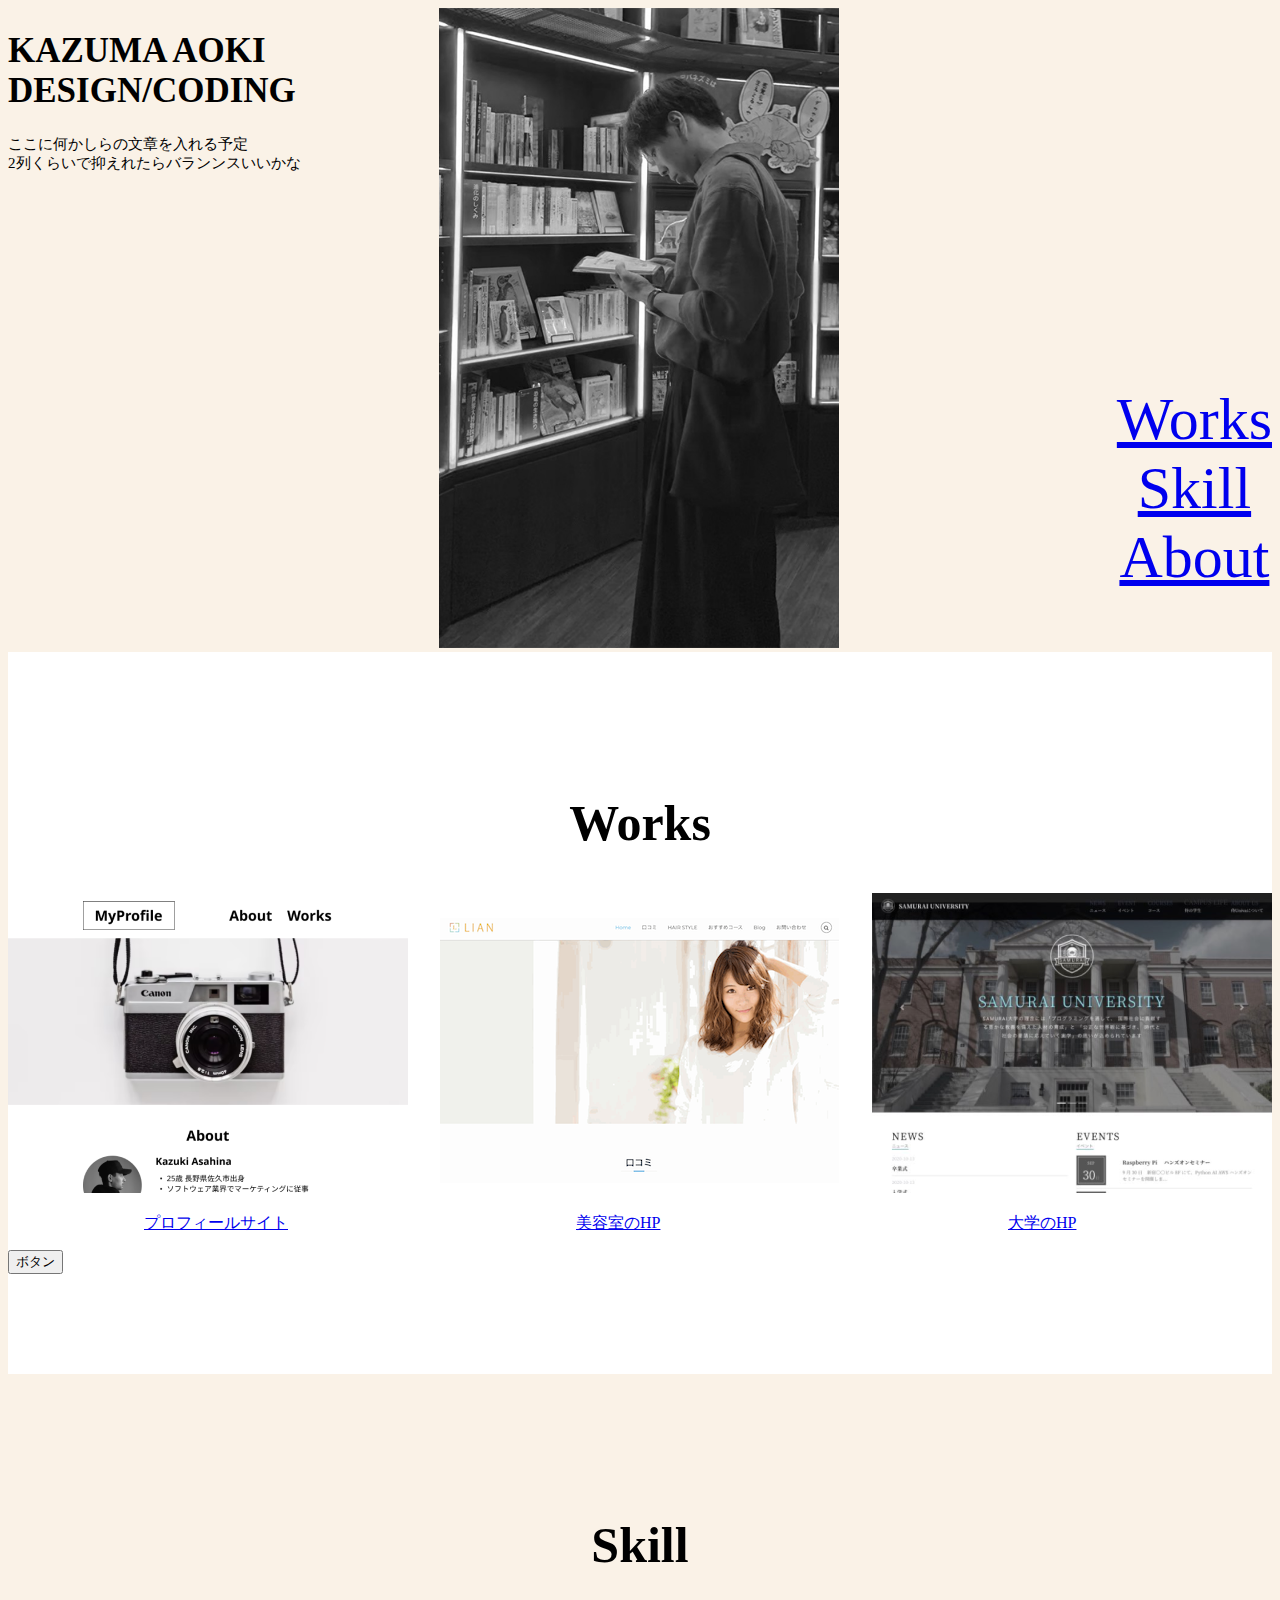
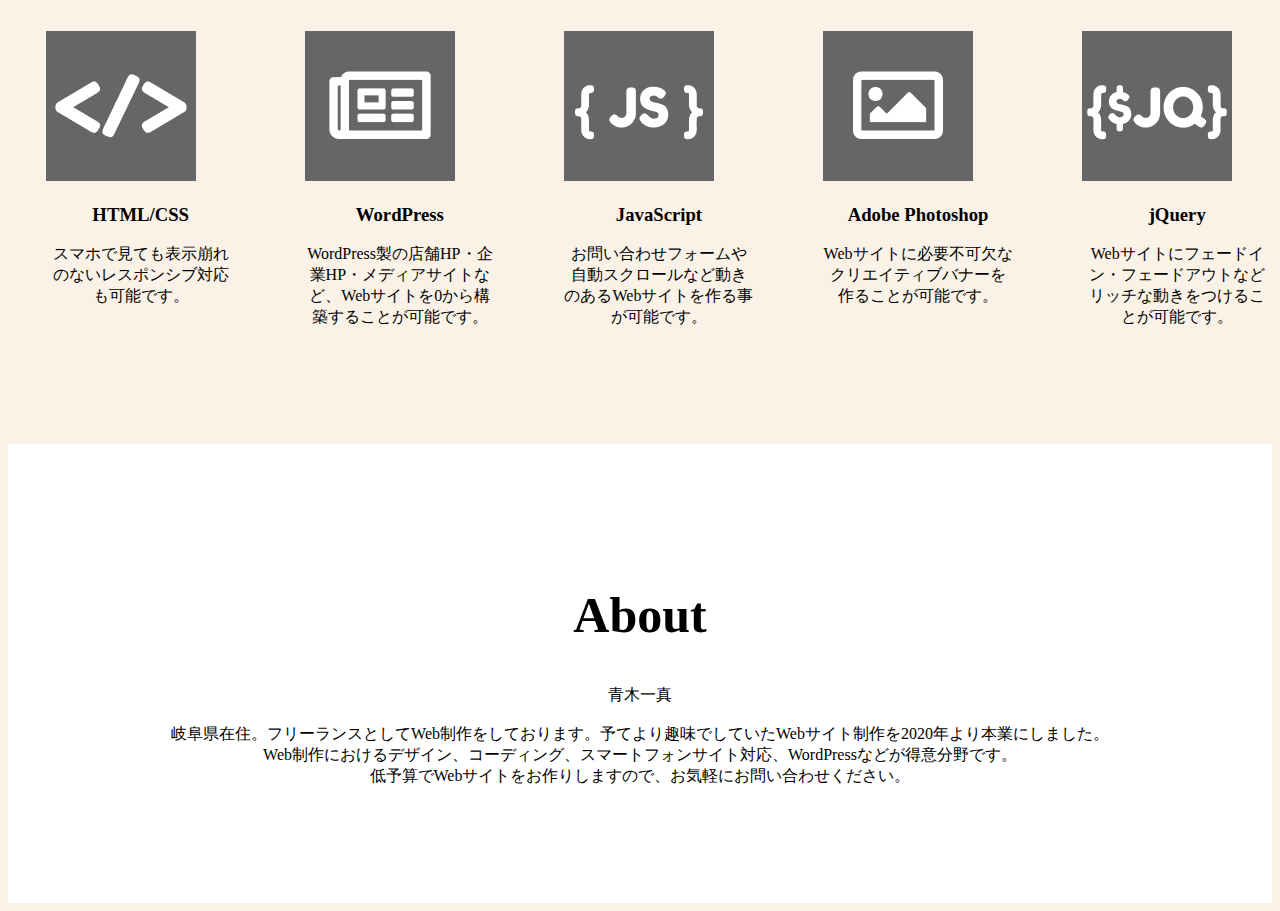
<file: kazuma_port/index.html>
<!DOCTYPE html>
<html lang="ja">
<head>
  <meta charset="UTF-8">
  <meta name="viewport" content="width=device-width, initial-scale=1.0">
  <title>Kazuma Aoki</title>
  <link rel="stylesheet" href="css/style.css">
</head>


<body id="body">
  <!-----------------
     ここからヘッダー 
  ------------------->
  <header>
    <!-- top画面のレイアウト -->
      <div id="top-container">

      <!-- BOX1  -->
      <!-- プロフィール -->
        <div id="head-box1">
          <h1 id="main-header">
            KAZUMA AOKI 
            <br>
            DESIGN/CODING
          </h1>
        <!-- 経歴・文章などなど -->
          <div id="sub-header">
            ここに何かしらの文章を入れる予定<br>
            2列くらいで抑えれたらバランンスいいかな
          </div>
        </div>
      <!-- BOX1  -->

      <!-- BOX2 -->
      <div id="head-box2">
        <!-- メイン画像 -->
        <img id="main-visual" src="image/名称未設定 1.jpg" alt="メイン画像">
      </div>
      <!-- BOX2 -->

      <!-- BOX3 -->
      <!-- メニュー一覧 -->
      <div id="head-box3">
        <ul id="sub-menu"> 
          <a  href="#Works">Works</a><br>
          <a  href="#Skill">Skill</a><br>
          <a  href="#About">About</a>
        </ul>
      </div>
      <!-- BOX3 -->

      </div>
      <!-- top画面のレイアウト -->

  </header>

    <!---- BOX1  ---->
  <!-- ここまでヘッダー -->



  <!-----------------
     ここからメイン 
  ------------------->
  <main>
    <!-- Works -->
     <section id="Works">
      <h2 id="category">Works</h2>
        <div id="category-list">
              <div class="category-work">
                <a href="works-2.html">
                  <img src="image/プロフィールサイト.png" alt="">
                  <p class="explanaton">プロフィールサイト</p>
                </a>
              </div>

              <div class="category-work">
                <a href="works-3.html">
                  <img src="image/美容室のHP.png" alt="">
                  <p class="explanaton">美容室のHP</p>
                </a>
              </div>

              <div class="category-work">
               <a href="works-6.html">
                  <img src="image/大学のHP.png" alt="">
                  <p class="explanaton">大学のHP</p>
               </a>
            </div>
        </div>

        <button class="button">ボタン</button>

  </main>
    </section>
  <!-- ここまでメイン -->

     <!-- スキル -->
    <section class="skill section" id="Skill">
      <div class="container">
        <h2 class="title">Skill</h2>
        <div class="skill-list">
          <div class="skill-item">
            <p class="skill-img"><img src="image/html.png" alt="html"></p>
            <div class="skill-body">
              <h3 class="skill-name">HTML/CSS</h3>
              <p class="skill-text">
                スマホで見ても表示崩れのないレスポンシブ対応も可能です。</p>
            </div>
          </div>
          <div class="skill-item">
            <p class="skill-img"><img src="image/wordpress.png" alt="wordpress"></p>
            <div class="skill-body">
              <h3 class="skill-name">WordPress</h3>
              <p class="skill-text">
                WordPress製の店舗HP・企業HP・メディアサイトなど、Webサイトを0から構築することが可能です。</p>
            </div>
          </div>
          <div class="skill-item">
            <p class="skill-img"><img src="image/js.png" alt="javascript"></p>
            <div class="skill-body">
              <h3 class="skill-name">JavaScript</h3>
              <p class="skill-text">
                お問い合わせフォームや自動スクロールなど動きのあるWebサイトを作る事が可能です。</p>
            </div>
          </div>
          <div class="skill-item">
            <p class="skill-img"><img src="image/photoshop.png" alt="photoshop"></p>
            <div class="skill-body">
              <h3 class="skill-name">Adobe Photoshop</h3>
              <p class="skill-text">
                Webサイトに必要不可欠なクリエイティブバナーを作ることが可能です。</p>
            </div>
          </div>
          <div class="skill-item">
            <p class="skill-img"><img src="image/jquery.png" alt="jquery"></p>
            <div class="skill-body">
              <h3 class="skill-name">jQuery</h3>
              <p class="skill-text">
                Webサイトにフェードイン・フェードアウトなどリッチな動きをつけることが可能です。</p>
            </div>
          </div>
        </div>
      </div>
    </section>
<!-- /skill -->     
     <!-- アバウト -->
      <section id="About">
        <h2 class="category">About</h2>
        <p class="about-text">
          青木一真
          <br>
          <br>
          岐阜県在住。フリーランスとしてWeb制作をしております。予てより趣味でしていたWebサイト制作を2020年より本業にしました。<br>
          Web制作におけるデザイン、コーディング、スマートフォンサイト対応、WordPressなどが得意分野です。<br>
          低予算でWebサイトをお作りしますので、お気軽にお問い合わせください。
        </p>
    </section>

  <!-----------------
     ここからフッター 
  ------------------->
  <footer>
  </footer>
  <!-- ここまでフッター -->
  <script src="https://code.jquery.com/jquery-3.6.0.min.js"></script>
  <script src="js/event.js"></script>

</body>
</html>
</file>
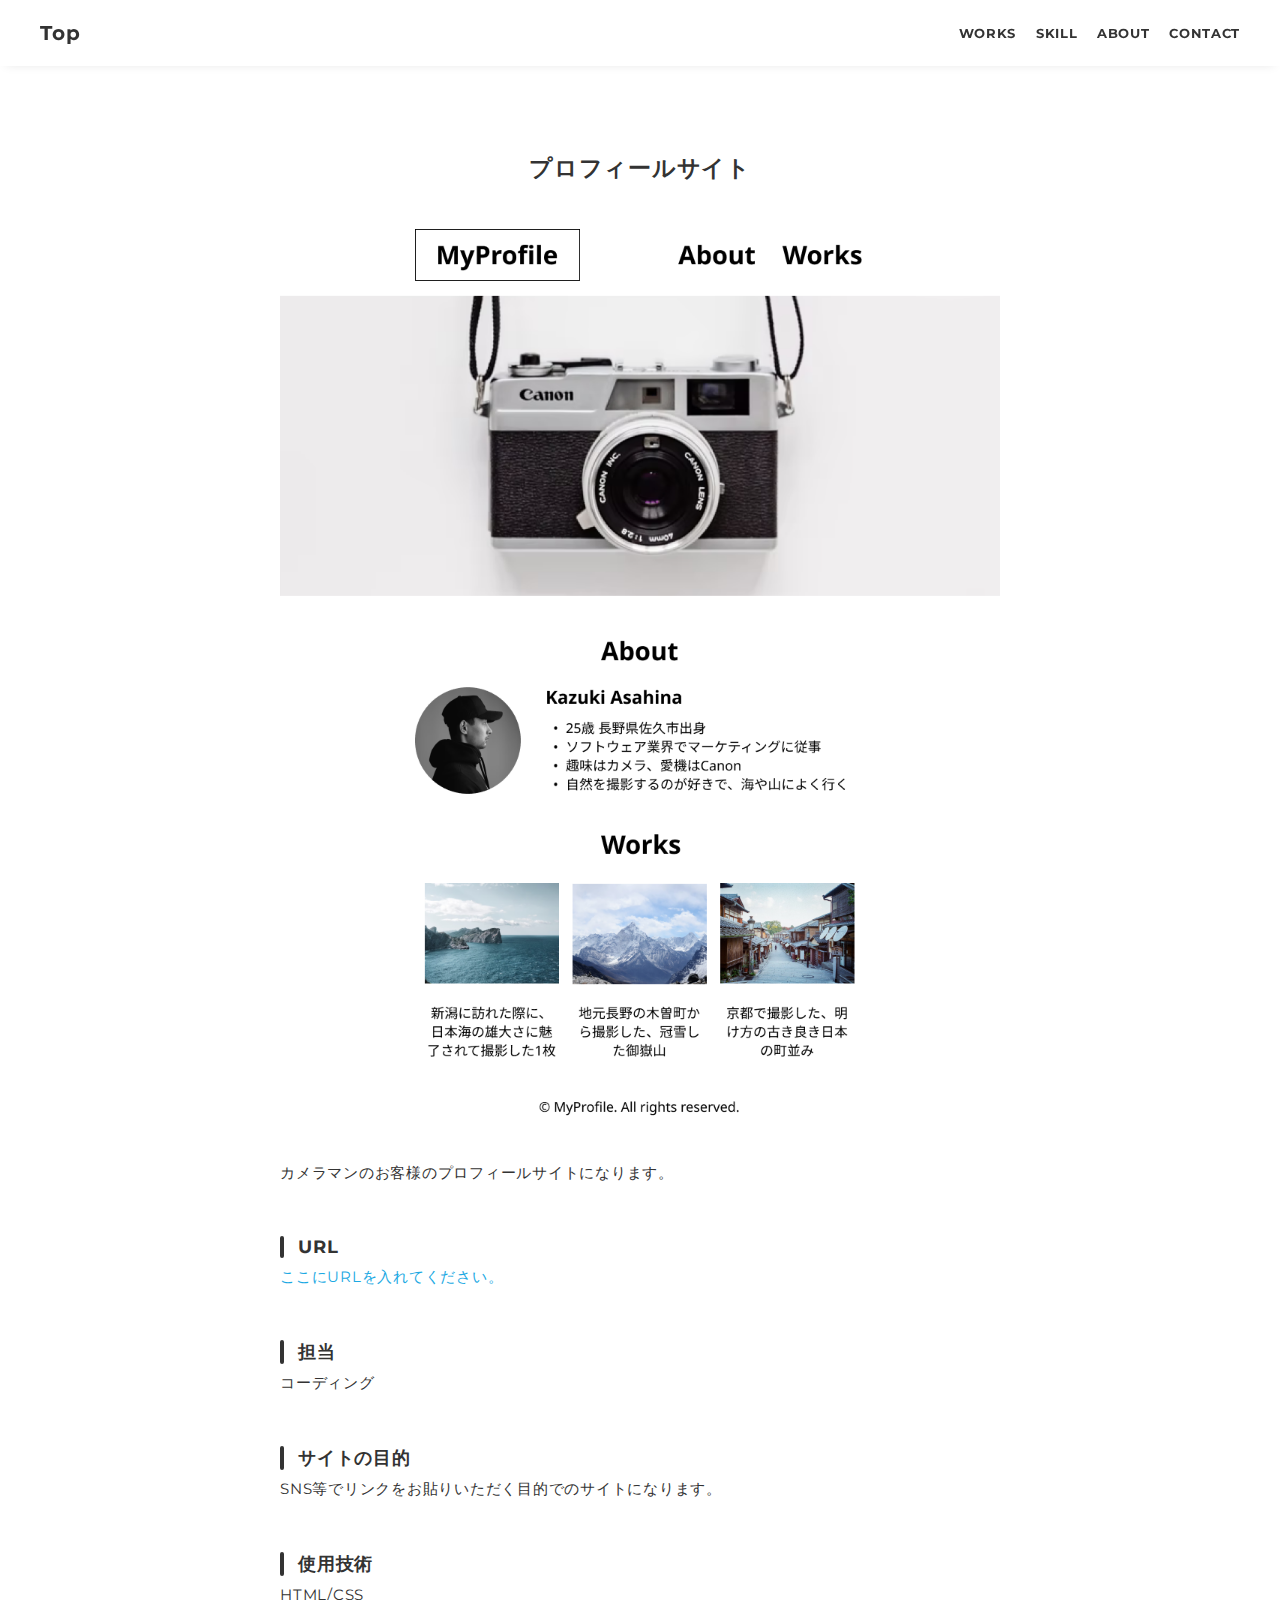
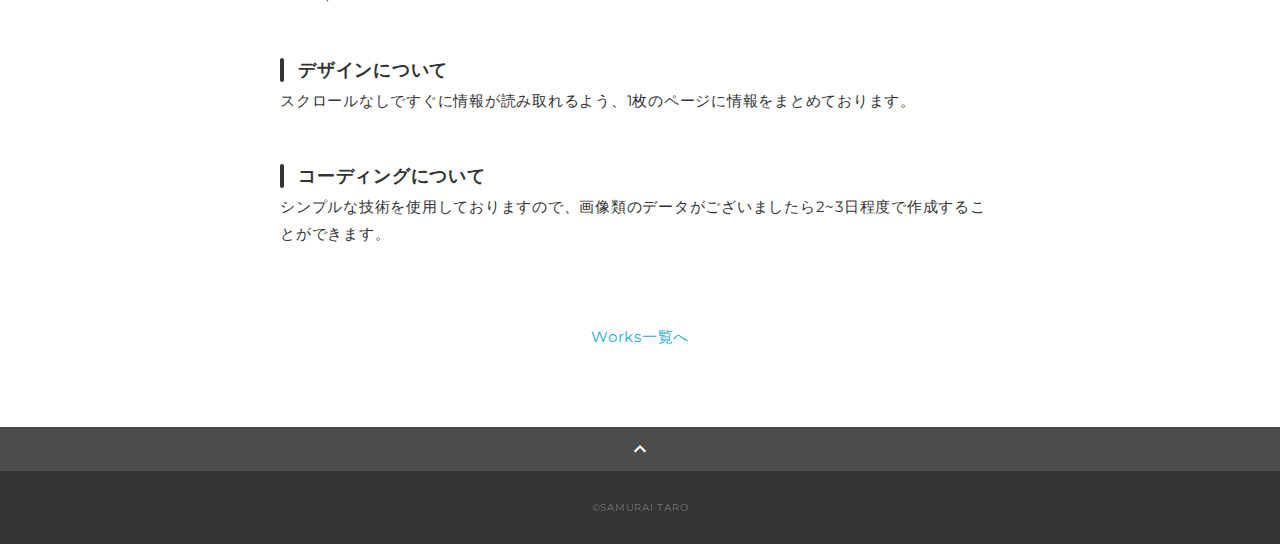
<file: aoki_portfolio/works-2.html>
<!DOCTYPE html>
<html>
<head>
  <meta charset="utf-8">
  <meta name="viewport" content="width=device-width, initial-scale=1.0, maximum-scale=1.0, minimum-scale=1.0">
  <title>SAMURAI ポートフォリオ</title>
  <link rel="preconnect" href="https://fonts.gstatic.com">
  <link href="https://fonts.googleapis.com/css2?family=Montserrat:wght@400;700&display=swap" rel="stylesheet">
  <link href="https://fonts.googleapis.com/css?family=Material+Icons+Outlined" rel="stylesheet">
  <link href="css/ress.css" media="all" rel="stylesheet" type="text/css" />
  <link href="css/style.css" media="all" rel="stylesheet" type="text/css" />
</head>

<body>
  <div class="wrapper">

    <!-- header -->
    <header class="header ">
      <div class="container">
        <h1 class="header-logo">
          <a href="index.html">Top</a>
        </h1>
        <nav class="gnav">
          <ul class="gnav-list">
            <li class="gnav-item"><a href="index.html#works">WORKS</a></li>
            <li class="gnav-item"><a href="index.html#skill">SKILL</a></li>
            <li class="gnav-item"><a href="index.html#about">ABOUT</a></li>
            <li class="gnav-item"><a href="index.html#contact">CONTACT</a></li>
          </ul>
        </nav>
      </div>
    </header>
    <!-- /header -->

    <main class="content">

      <article class="article">
        <div class="article-container">
          <h2 class="article-title">プロフィールサイト</h2>
          <div class="article-body">
            <p>
              <img src="img/works-detail/works-2_pc.png" alt="">
            </p>
            <p>
              カメラマンのお客様のプロフィールサイトになります。
            </p>
            <h3>URL</h3>
            <p><a href="" target="_blank" rel="noopener">ここにURLを入れてください。</a></p>
            <h3>担当</h3>
            <p>コーディング</p>
            <h3>サイトの目的</h3>
            <p>SNS等でリンクをお貼りいただく目的でのサイトになります。</p>
            <h3>使用技術</h3>
            <p>HTML/CSS</p>
            <h3>デザインについて</h3>
            <p>
              スクロールなしですぐに情報が読み取れるよう、1枚のページに情報をまとめております。
            </p>
            <h3>コーディングについて</h3>
            <p>
              シンプルな技術を使用しておりますので、画像類のデータがございましたら2~3日程度で作成することができます。
            </p>
          </div>
          <div class="home-link">
            <a href="index.html#works">Works一覧へ</a>
          </div>
        </div>
      </article>

      <div class="page-top" id="js-page-top">
        <span class="material-icons-outlined">expand_less</span>
      </div>
    </main>

    <!-- footer -->
    <footer class="footer">
      <div class="copyright">&copy;SAMURAI TARO</div>
    </footer>
    <!-- /footer -->

  </div>
  <script src="https://ajax.googleapis.com/ajax/libs/jquery/3.6.0/jquery.min.js"></script>
  <script type='text/javascript' src="js/script.js"></script>
</body>
</html>
</file>
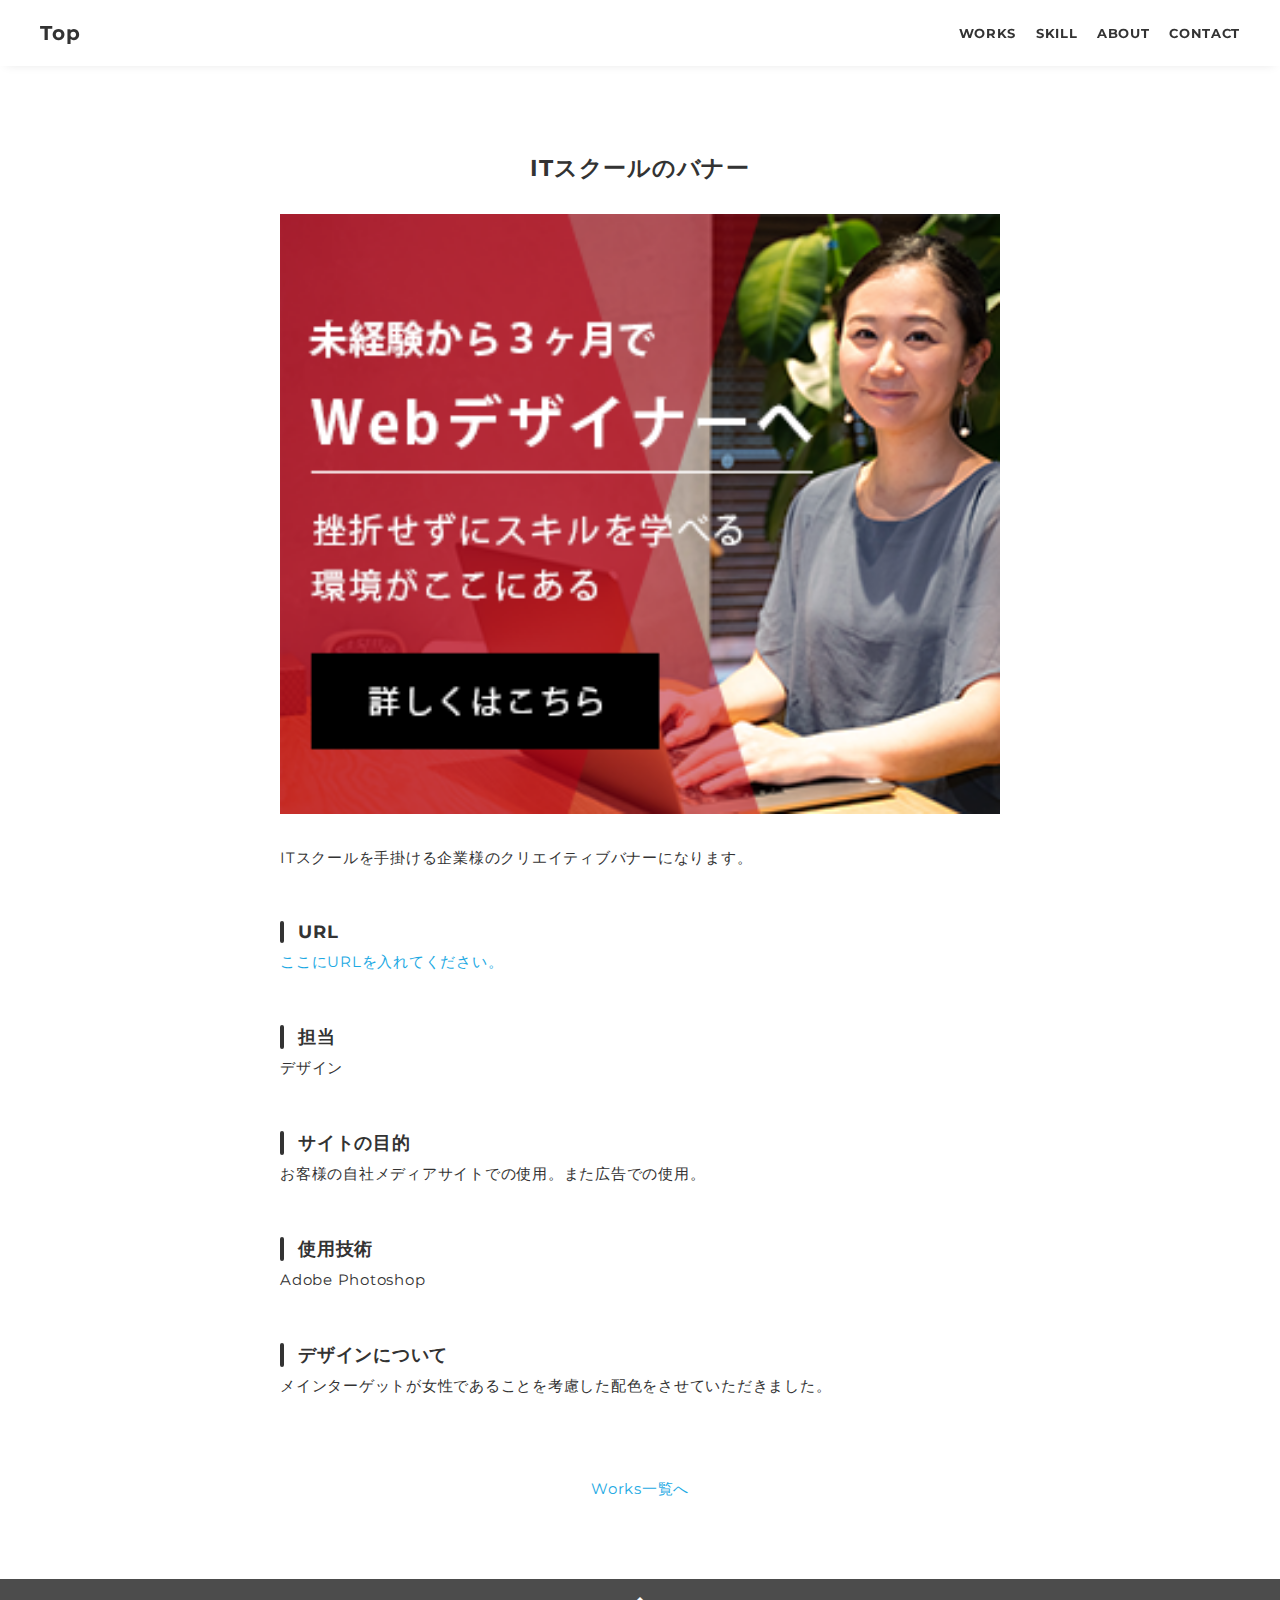
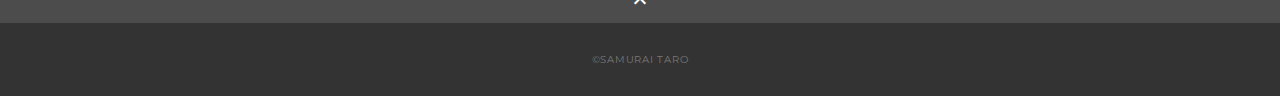
<file: aoki_portfolio/works-4.html>
<!DOCTYPE html>
<html>
<head>
  <meta charset="utf-8">
  <meta name="viewport" content="width=device-width, initial-scale=1.0, maximum-scale=1.0, minimum-scale=1.0">
  <title>SAMURAI ポートフォリオ</title>
  <link rel="preconnect" href="https://fonts.gstatic.com">
  <link href="https://fonts.googleapis.com/css2?family=Montserrat:wght@400;700&display=swap" rel="stylesheet">
  <link href="https://fonts.googleapis.com/css?family=Material+Icons+Outlined" rel="stylesheet">
  <link href="css/ress.css" media="all" rel="stylesheet" type="text/css" />
  <link href="css/style.css" media="all" rel="stylesheet" type="text/css" />
</head>

<body>
  <div class="wrapper">

    <!-- header -->
    <header class="header ">
      <div class="container">
        <h1 class="header-logo">
          <a href="index.html">Top</a>
        </h1>
        <nav class="gnav">
          <ul class="gnav-list">
            <li class="gnav-item"><a href="index.html#works">WORKS</a></li>
            <li class="gnav-item"><a href="index.html#skill">SKILL</a></li>
            <li class="gnav-item"><a href="index.html#about">ABOUT</a></li>
            <li class="gnav-item"><a href="index.html#contact">CONTACT</a></li>
          </ul>
        </nav>
      </div>
    </header>
    <!-- /header -->

    <main class="content">

      <article class="article">
        <div class="article-container">
          <h2 class="article-title">ITスクールのバナー</h2>
          <div class="article-body">
            <p style="text-align: center;">
              <img src="img/works-detail/works-4.png" alt="">
            </p>
            <p>
              ITスクールを手掛ける企業様のクリエイティブバナーになります。
            </p>
            <h3>URL</h3>
            <p><a href="" target="_blank" rel="noopener">ここにURLを入れてください。</a></p>
            <h3>担当</h3>
            <p>デザイン</p>
            <h3>サイトの目的</h3>
            <p>お客様の自社メディアサイトでの使用。また広告での使用。</p>
            <h3>使用技術</h3>
            <p>Adobe Photoshop</p>
            <h3>デザインについて</h3>
            <p>
              メインターゲットが女性であることを考慮した配色をさせていただきました。
            </p>
          </div>
          <div class="home-link">
            <a href="index.html#works">Works一覧へ</a>
          </div>
        </div>
      </article>

      <div class="page-top" id="js-page-top">
        <span class="material-icons-outlined">expand_less</span>
      </div>
    </main>

    <!-- footer -->
    <footer class="footer">
      <div class="copyright">&copy;SAMURAI TARO</div>
    </footer>
    <!-- /footer -->

  </div>
  <script src="https://ajax.googleapis.com/ajax/libs/jquery/3.6.0/jquery.min.js"></script>
  <script type='text/javascript' src="js/script.js"></script>
</body>
</html>
</file>
<file: kazuma_port/css/style.css>
/*ーーーーーー 全体設定 ーーーーーーーー*/
/* 背景色 */
body{
  background-color: #faf2e7;
}

/* それぞれの見出し */
h2{
  text-align: center;
  font-size: 50px;
}

/* 各セクションの上下幅 */
section{
  padding-top: 100px;
  padding-bottom: 100px;

}


/* トップページのレイアウト */

#top-container{
  display: flex;
  justify-content: space-between;
}

#head-box1{
  align-self: flex-start;
}

#head-box2{
  justify-content: center;
}

#head-box3{
  align-self: flex-end;
}

/* ーーーーーーーーここからheaderーーーーーーーーーーーー */

/* プロフィール(名前) */
#main-header{
  font-size: 35px;
}

/* プロフィール(経歴・文章) */
#sub-header{
font-size: 15px;}


/* メイン写真 */
#main-visual{
  width: 80%;
}

/* メニュー */
#sub-menu{
  font-size: 60px;
  text-align: center;
}


#head-box3 a{
  transition: .5s;
}

#head-box3 a:hover{
  background-color: #ff6f00c9;
  color: #faf2e7;
  padding-top: 10px;
}




/* ------------ここからmain ----------------------*/

/*ーーーーーー WORK ーーーーーーー */

/* 背景*/
#Works{
  background-color: rgb(255, 255, 255);
}

/* 実績リスト 写真 レイアウト*/
#category-list{
  display: flex;
  justify-content: space-between;
}

#category-list img:hover{
  width: 110%;
  
}


/* 実績リスト 写真*/
#category-list > div{
  /* justify-content: space-between; */
}

/* 実績リスト 文字 */
.explanaton{
  display: flex;
  justify-content: space-between;
  padding-left: 34%;
}

/*ーーーーーー SKILL ーーーーーーー */

.skill-list{
  display: flex;
  justify-content: space-between;

}

.skill-item{
  padding-left: 3%;
  width: 15%;
}

.skill-text , .skill-name{
  text-align: center;
  padding-right: 25;
}

/*ーーーーーー Abput ーーーーーーー */
#About{
  background-color: rgb(255, 255, 255);
}
.about-text{
  text-align: center;
}
</file>
<file: aoki_portfolio/css/ress.css>
/*!
 * ress.css • v3.0.1
 * MIT License
 * github.com/filipelinhares/ress
 */

/* # =================================================================
   # Global selectors
   # ================================================================= */

html {
  box-sizing: border-box;
  word-break: normal;
  -moz-tab-size: 4;
  tab-size: 4;

  -webkit-text-size-adjust: 100%; /* Prevent adjustments of font size after orientation changes in iOS */
}

*,
::before,
::after {
  box-sizing: inherit;
  background-repeat: no-repeat; /* Set `background-repeat: no-repeat` to all elements and pseudo elements */
}

::before,
::after {
  vertical-align: inherit;
  text-decoration: inherit; /* Inherit text-decoration and vertical align to ::before and ::after pseudo elements */
}

* {
  margin: 0;
  padding: 0; /* Reset `padding` and `margin` of all elements */
}

/* # =================================================================
   # General elements
   # ================================================================= */

hr {
  overflow: visible; /* Show the overflow in Edge and IE */
  height: 0; /* Add the correct box sizing in Firefox */
}

details,
main {
  display: block; /* Render the `main` element consistently in IE. */
}

summary {
  display: list-item; /* Add the correct display in all browsers */
}

small {
  font-size: 80%; /* Set font-size to 80% in `small` elements */
}

[hidden] {
  display: none; /* Add the correct display in IE */
}

abbr[title] {
  /* Add the correct text decoration in Chrome, Edge, IE, Opera, and Safari */
  text-decoration: underline;
  text-decoration: underline dotted;
  border-bottom: none; /* Remove the bottom border in Chrome 57 */
}

a {
  background-color: transparent; /* Remove the gray background on active links in IE 10 */
}

a:active,
a:hover {
  outline-width: 0; /* Remove the outline when hovering in all browsers */
}

code,
kbd,
pre,
samp {
  font-family: monospace, monospace; /* Specify the font family of code elements */
}

pre {
  font-size: 1em; /* Correct the odd `em` font sizing in all browsers */
}

b,
strong {
  font-weight: bolder; /* Add the correct font weight in Chrome, Edge, and Safari */
}

/* https://gist.github.com/unruthless/413930 */
sub,
sup {
  position: relative;
  font-size: 75%;
  line-height: 0;
  vertical-align: baseline;
}

sub {
  bottom: -.25em;
}

sup {
  top: -.5em;
}

/* # =================================================================
   # Forms
   # ================================================================= */

input {
  border-radius: 0;
}

/* Replace pointer cursor in disabled elements */
[disabled] {
  cursor: default;
}

[type="number"]::-webkit-container-spin-button,
[type="number"]::-webkit-outer-spin-button {
  height: auto; /* Correct the cursor style of increment and decrement buttons in Chrome */
}

[type="search"] {
  outline-offset: -2px; /* Correct the outline style in Safari */

  -webkit-appearance: textfield; /* Correct the odd appearance in Chrome and Safari */
}

[type="search"]::-webkit-search-decoration {
  -webkit-appearance: none; /* Remove the container padding in Chrome and Safari on macOS */
}

textarea {
  overflow: auto; /* Internet Explorer 11+ */
  resize: vertical; /* Specify textarea resizability */
}

button,
input,
optgroup,
select,
textarea {
  font: inherit; /* Specify font inheritance of form elements */
}

optgroup {
  font-weight: bold; /* Restore the font weight unset by the previous rule */
}

button {
  overflow: visible; /* Address `overflow` set to `hidden` in IE 8/9/10/11 */
}

button,
select {
  text-transform: none; /* Firefox 40+, Internet Explorer 11- */
}

/* Apply cursor pointer to button elements */
button,
[type="button"],
[type="reset"],
[type="submit"],
[role="button"] {
  cursor: pointer;
  color: inherit;
}

/* Remove container padding and border in Firefox 4+ */
button::-moz-focus-container,
[type="button"]::-moz-focus-container,
[type="reset"]::-moz-focus-container,
[type="submit"]::-moz-focus-container {
  padding: 0;
  border-style: none;
}

/* Replace focus style removed in the border reset above */
button:-moz-focusring,
[type="button"]::-moz-focus-container,
[type="reset"]::-moz-focus-container,
[type="submit"]::-moz-focus-container {
  outline: 1px dotted ButtonText;
}

button,
html [type="button"],
/* Prevent a WebKit bug where (2) destroys native `audio` and `video`controls in Android 4 */
[type="reset"],
[type="submit"] {
  -webkit-appearance: button; /* Correct the inability to style clickable types in iOS */
}

/* Remove the default button styling in all browsers */
button,
input,
select,
textarea {
  border-style: none;
  background-color: transparent;
}

/* Style select like a standard input */
select {
  -webkit-appearance: none; /* Chrome 41+ */
  -moz-appearance: none; /* Firefox 36+ */
}

select::-ms-expand {
  display: none; /* Internet Explorer 11+ */
}

select::-ms-value {
  color: currentColor; /* Internet Explorer 11+ */
}

legend {
  display: table; /* Correct the text wrapping in Edge and IE */
  max-width: 100%; /* Correct the text wrapping in Edge and IE */
  max-width: 100%; /* Correct the text wrapping in Edge 18- and IE */
  white-space: normal; /* Correct the text wrapping in Edge and IE */
  color: inherit; /* Correct the color inheritance from `fieldset` elements in IE */
  border: 0; /* Correct `color` not being inherited in IE 8/9/10/11 */
}

::-webkit-file-upload-button {
  font: inherit; /* Change font properties to `inherit` in Chrome and Safari */
  color: inherit;
  /* Correct the inability to style clickable types in iOS and Safari */

  -webkit-appearance: button;
}

/* # =================================================================
   # Specify media element style
   # ================================================================= */

img {
  border-style: none; /* Remove border when inside `a` element in IE 8/9/10 */
}

/* Add the correct vertical alignment in Chrome, Firefox, and Opera */
progress {
  vertical-align: baseline;
}

/* # =================================================================
   # Accessibility
   # ================================================================= */

/* Hide content from screens but not screenreaders */
@media screen {
  [hidden~="screen"] {
    display: inherit;
  }
  [hidden~="screen"]:not(:active):not(:focus):not(:target) {
    position: absolute !important;
    clip: rect(0 0 0 0) !important;
  }
}

/* Specify the progress cursor of updating elements */
[aria-busy="true"] {
  cursor: progress;
}

/* Specify the pointer cursor of trigger elements */
[aria-controls] {
  cursor: pointer;
}

/* Specify the unstyled cursor of disabled, not-editable, or otherwise inoperable elements */
[aria-disabled] {
  cursor: default;
}
</file>
<file: aoki_portfolio/css/style.css>
body {
  font-family: "Montserrat","Helvetica Neue",Arial,"Hiragino Kaku Gothic ProN","Hiragino Sans",Meiryo,sans-serif;
  font-size: 15px;
  letter-spacing: .05em;
  color: #333;
}

a {
  transition: opacity .3s;
  text-decoration: none;
  color: #1ca9e3;
}

img {
  max-width: 100%;
  height: auto;
  vertical-align: bottom;
  border-style: none;
}



.pc-only {
  display: block;
}

.sp-only {
  display: none;
}

/*--------------------------------
 レイアウト
---------------------------------*/
.wrapper {
  padding-top: 73px;
}

.section {
  padding: 90px 0;
}

.section:nth-of-type(odd) {
  background-color: #f7f7f7;
}

.container {
  max-width: 1340px;
  margin: 0 auto;
  padding: 0 40px;
}

/*--------------------------------
 見出し
---------------------------------*/
.title {
  font-size: 34px;
  font-weight: bold;
  line-height: 1;
  margin-bottom: 40px;
  text-align: center;
  letter-spacing: .05em;
  color: #333;
}

.lead {
  font-size: 16px;
  line-height: 1.8;
  margin-bottom: 30px;
}

/*--------------------------------
ヘッダー
---------------------------------*/
.header {
  position: fixed;
  top: 0;
  z-index: 1;
  width: 100%;
  background-color: #fff;
  box-shadow: 0 5px 10px -6px rgba(0,0,0,.1);
}

.header .container {
  display: flex;
  align-items: center;
  justify-content: space-between;
  padding: 20px 40px;
}

.header-logo {
  font-size: 20px;
  font-weight: bold;
  line-height: 1.2;
  margin-right: 20px;
  letter-spacing: .05em;
}

.header-logo a {
  color: #333;
}

.gnav-list {
  display: flex;
  justify-content: space-between;
  list-style: none;
}

.gnav-item:not(:last-child) {
  margin-right: 20px;
}

.gnav-item a {
  position: relative;
  font-size: 13px;
  font-weight: bold;
  display: inline-block;
  padding: 5px 0;
  transition: .3s;
  letter-spacing: .05em;
  color: #333;
}
.gnav-item a:after {
  position: absolute;
  bottom: 0;
  left: 50%;
  width: 0;
  height: 3px;
  content: "";
  transition: .3s;
  -webkit-transform: translateX(-50%);
  transform: translateX(-50%);
  background-color: #333;
}

.gnav-item a:hover:after {
  width: 100%;
}

/*--------------------------------
 メインビジュアル
---------------------------------*/
.mv {
  display: flex;
  align-items: center;
  justify-content: center;
  height: auto;
  text-align: center;
}

.mv-container {
  position: relative;
  padding: 0 20px;
}

.mv-container img {
  width: 100%;
  height: auto;
}

/*--------------------------------
 Works
---------------------------------*/
.works-list {
  display: flex;
  flex-wrap: wrap;
  margin-bottom: -40px;
}

.works-item {
  width: 31.74603%;
  margin-right: 1.58730%;
  margin-bottom: 40px;
  color: #333;
}

.works-item:hover {
  opacity: .9;
}

.works-item:nth-of-type(3n) {
  margin-right: 0;
}

.works-img img {
  border: 1px solid #e6e6e6;
}

.works-name {
  font-size: 12px;
  font-weight: bold;
  margin-top: 8px;
}

.works-info {
  font-size: 10px;
  margin-top: 5px;
}

/*--------------------------------
 Skill
---------------------------------*/
.skill-list {
  display: flex;
  flex-wrap: wrap;
  justify-content: space-between;
  margin-bottom: -50px;
}

.skill-item {
  display: flex;
  align-items: flex-start;
  justify-content: space-between;
  width: 48%;
  margin-bottom: 50px;
}

.skill-img {
  width: 60px;
  height: auto;
  margin-right: 20px;
}

.skill-body {
  flex: 1;
}

.skill-name {
  margin-bottom: 10px;
}

.skill-text {
  font-size: 14px;
  line-height: 1.8;
}

/*--------------------------------
 About
---------------------------------*/
.profile {
  display: flex;
  flex-wrap: wrap;
  max-width: 800px;
  margin: 0 auto;
}
.profile-img {
  width: 20%;
  margin-right: 30px;
  border-radius: 50%;
}
.profile-img img {
  border-radius: 50%;
}
.profile-body {
  flex: 1;
}

.profile-body p {
  font-size: 15px;
  line-height: 1.8;
}

.profile-body p:not(:last-child) {
  margin-bottom: 30px;
}

/*--------------------------------
 Contact
---------------------------------*/
.contact {
  text-align: center;
}

.contact-item:not(:last-child) {
  margin-right: 10px;
}

.contact-text {
  margin-top: 10px;
}
/*--------------------------------
 ページトップ
---------------------------------*/
.page-top {
  font-weight: bold;
  padding: 10px;
  cursor: pointer;
  text-align: center;
  background-color: #4c4c4c;
}

.page-top .material-icons-outlined {
  vertical-align: bottom;
  color: #fff;
}

/*--------------------------------
 フッター
---------------------------------*/
.footer {
  padding: 30px;
  background-color: #333;
}

.copyright {
  font-size: 10px;
  text-align: center;
  color: #797979;
}

/*--------------------------------
 下層：Worksページ
---------------------------------*/
.article {
  padding: 80px 0;
}

.article-container {
  max-width: 1040px;
  margin: 0 auto;
  padding: 0 20px;
}

.article-title {
  margin-bottom: 30px;
  text-align: center;
}

.article-body {
  max-width: 720px;
  margin: 0 auto;
  margin-bottom: 80px;
}

.article-body h3 {
  position: relative;
  font-size: 18px;
  margin-bottom: 5px;
  padding-left: 1em;
}

.article-body img {
  width: 100%;
  height: auto;
}

.article-body h3:not(:first-child) {
  margin-top: 50px;
}

.article-body h3::before {
  position: absolute;
  top: 0;
  left: 0;
  width: 4px;
  height: 100%;
  content: "";
  border-radius: 3px;
  background-color: #333;
}

.article-body p {
  font-size: 15px;
  line-height: 1.8;
  margin-bottom: 30px;
}

.home-link {
  text-align: center;
}

/*media Queries 767
----------------------------------------------------*/
@media screen and (max-width: 767px) {
  body {
    font-size: 14px;
  }

  .pc-only {
    display: none;
  }

  .sp-only {
    display: block;
  }

  /* 見出し */
  .title {
    font-size: 26px;
    margin-bottom: 20px;
  }

  .lead {
    font-size: 14px;
    line-height: 1.7;
    margin-bottom: 20px;
  }

  /* レイアウト */
  .wrapper {
    padding-top: 57px;
  }

  .section {
    padding: 60px 0;
  }

  .container {
    padding: 0 20px;
  }

  /* ヘッダー */
  .header .container {
    padding: 15px;
  }

  .header-logo {
    font-size: 15px;
    margin-right: 15px;
  }

  .gnav-item:not(:last-child) {
    margin-right: 10px;
  }

  .gnav-item a {
    font-size: 10px;
  }

  .gnav-item a:after {
    display: none;
  }

  /*  メインビジュアル */
  .mv {
    height: 40vh;
  }

  .mv-container {
    padding: 0 20px;
  }

  .mv-title {
    font-size: 30px;
  }
  .mv-subtitle {
    font-size: 16px;
    margin-bottom: 20px;
  }

  .mv-text {
    top: 75%;
    font-size: 14px;
    line-height: 1.7;
  }

  /* Works */
  .works-name {
    font-size: 12px;
  }

  .works-info {
    margin-top: 3px;
  }

  .works-list {
    justify-content: space-between;
  }

  .works-item {
    flex: 0 0 48%;
    margin-right: 0;
    margin-bottom: 30px;
  }

  /* Skill */
  .skill-list {
    display: block;
    margin-bottom: 0;
  }

  .skill-item {
    width: 100%;
    margin-bottom: 35px;
  }

  .skill-item:last-child {
    margin-bottom: 0;
  }

  .skill-name {
    margin-bottom: 5px;
  }

  .skill-text {
    font-size: 13px;
    line-height: 1.7;
  }

  /* About */
  .profile {
    display: block;
  }
  .profile-img {
    width: 150px;
    margin: 0 auto;
    margin-bottom: 25px;
  }

  .profile-body p {
    font-size: 14px;
    line-height: 1.7;
  }

  .profile-body p:not(:last-child) {
    margin-bottom: 20px;
  }

  /* フッター */
  .footer {
    padding: 20px;
  }

  /* 下層ページ */
  .article {
    padding: 50px 0;
  }

  .article-body h3 {
    font-size: 16px;
    padding-left: .8em;
  }

  .article-body h3:not(:first-child) {
    margin-top: 30px;
  }

  .article-body p {
    font-size: 14px;
    line-height: 1.7;
    margin-bottom: 20px;
  }
}
</file>
